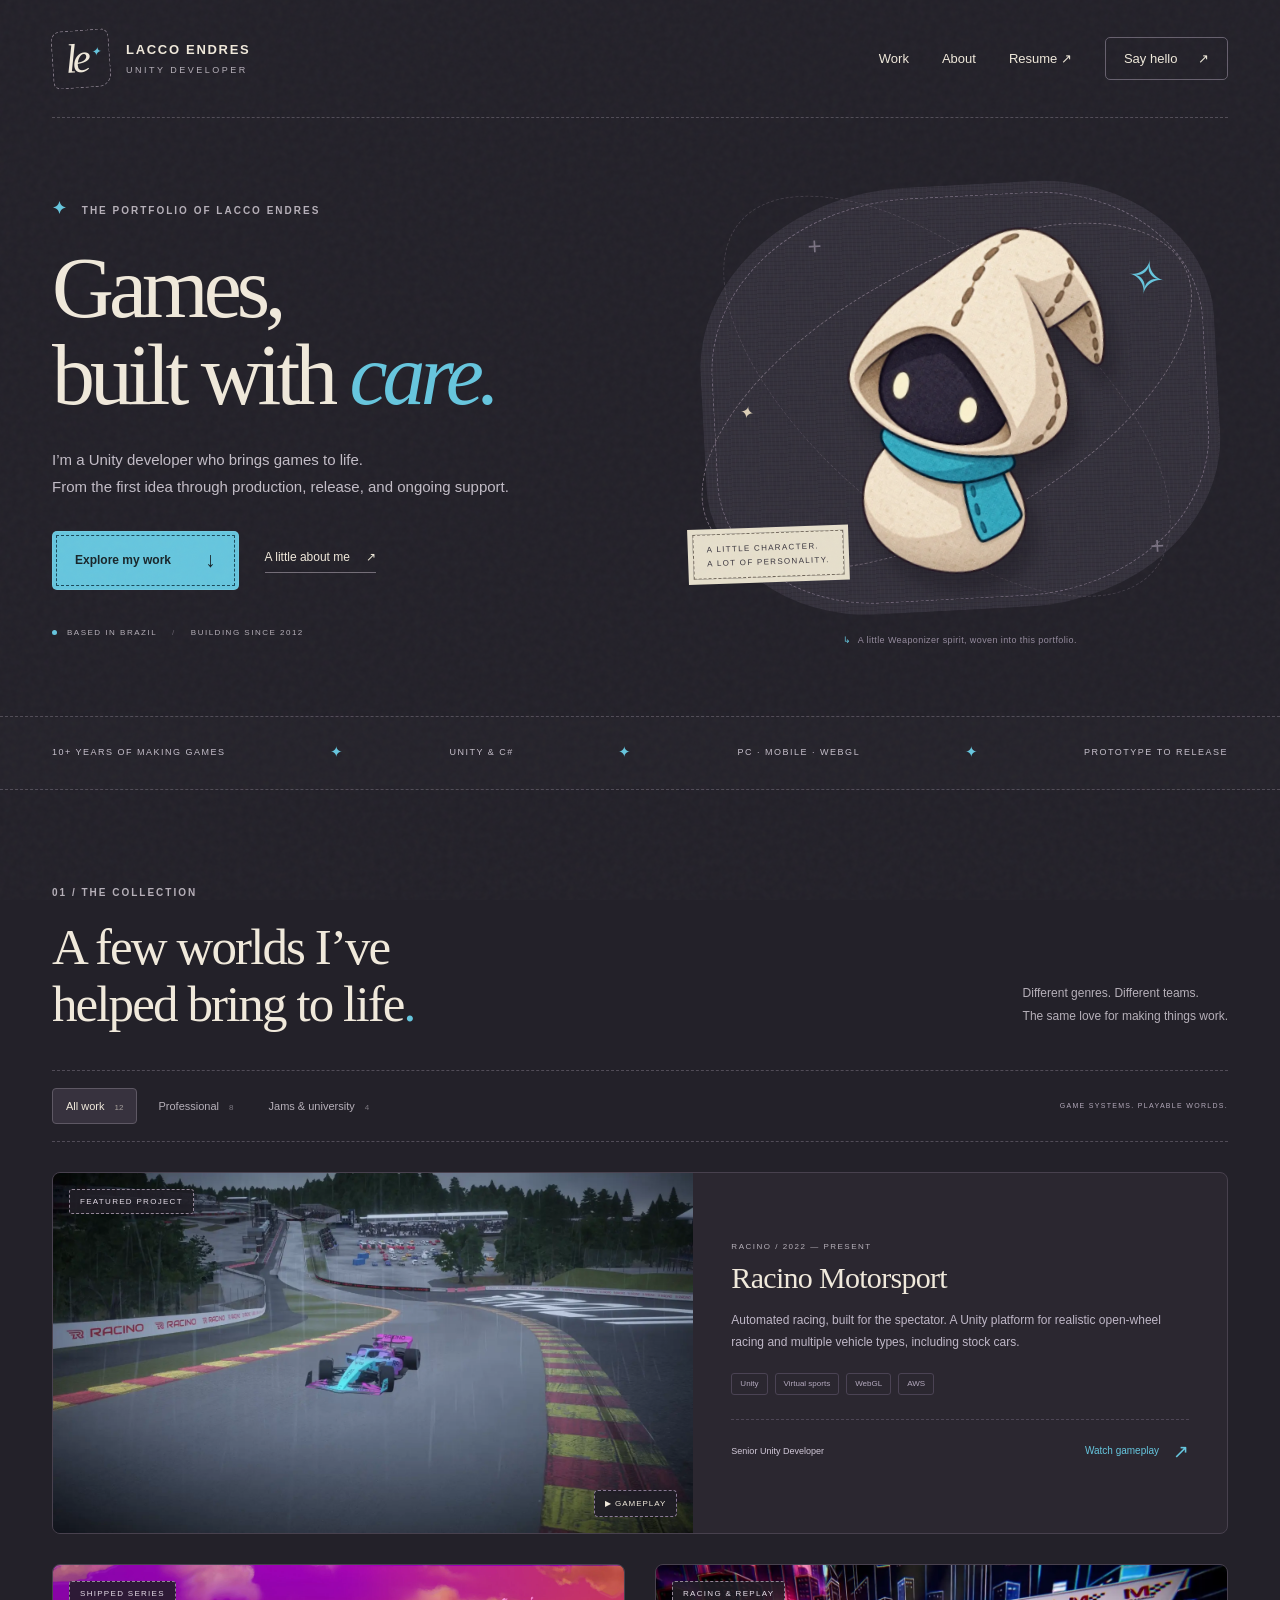
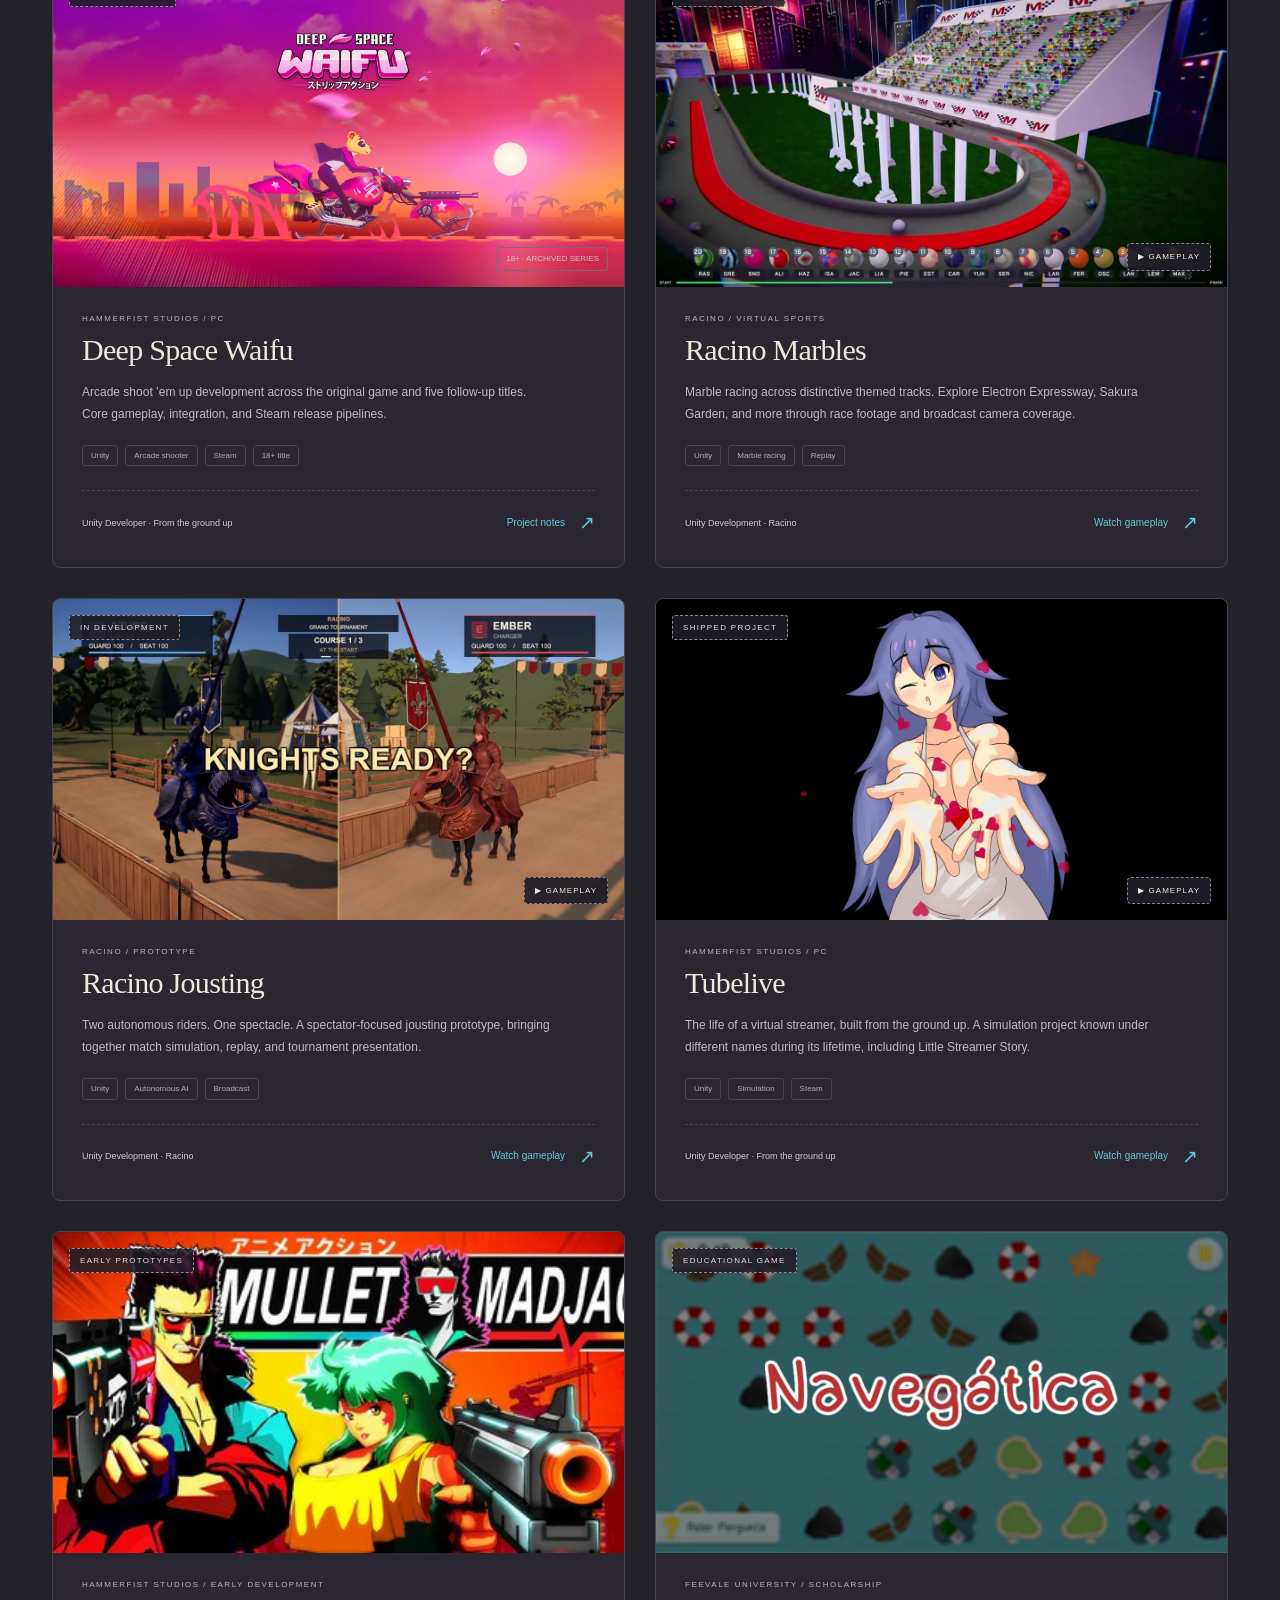
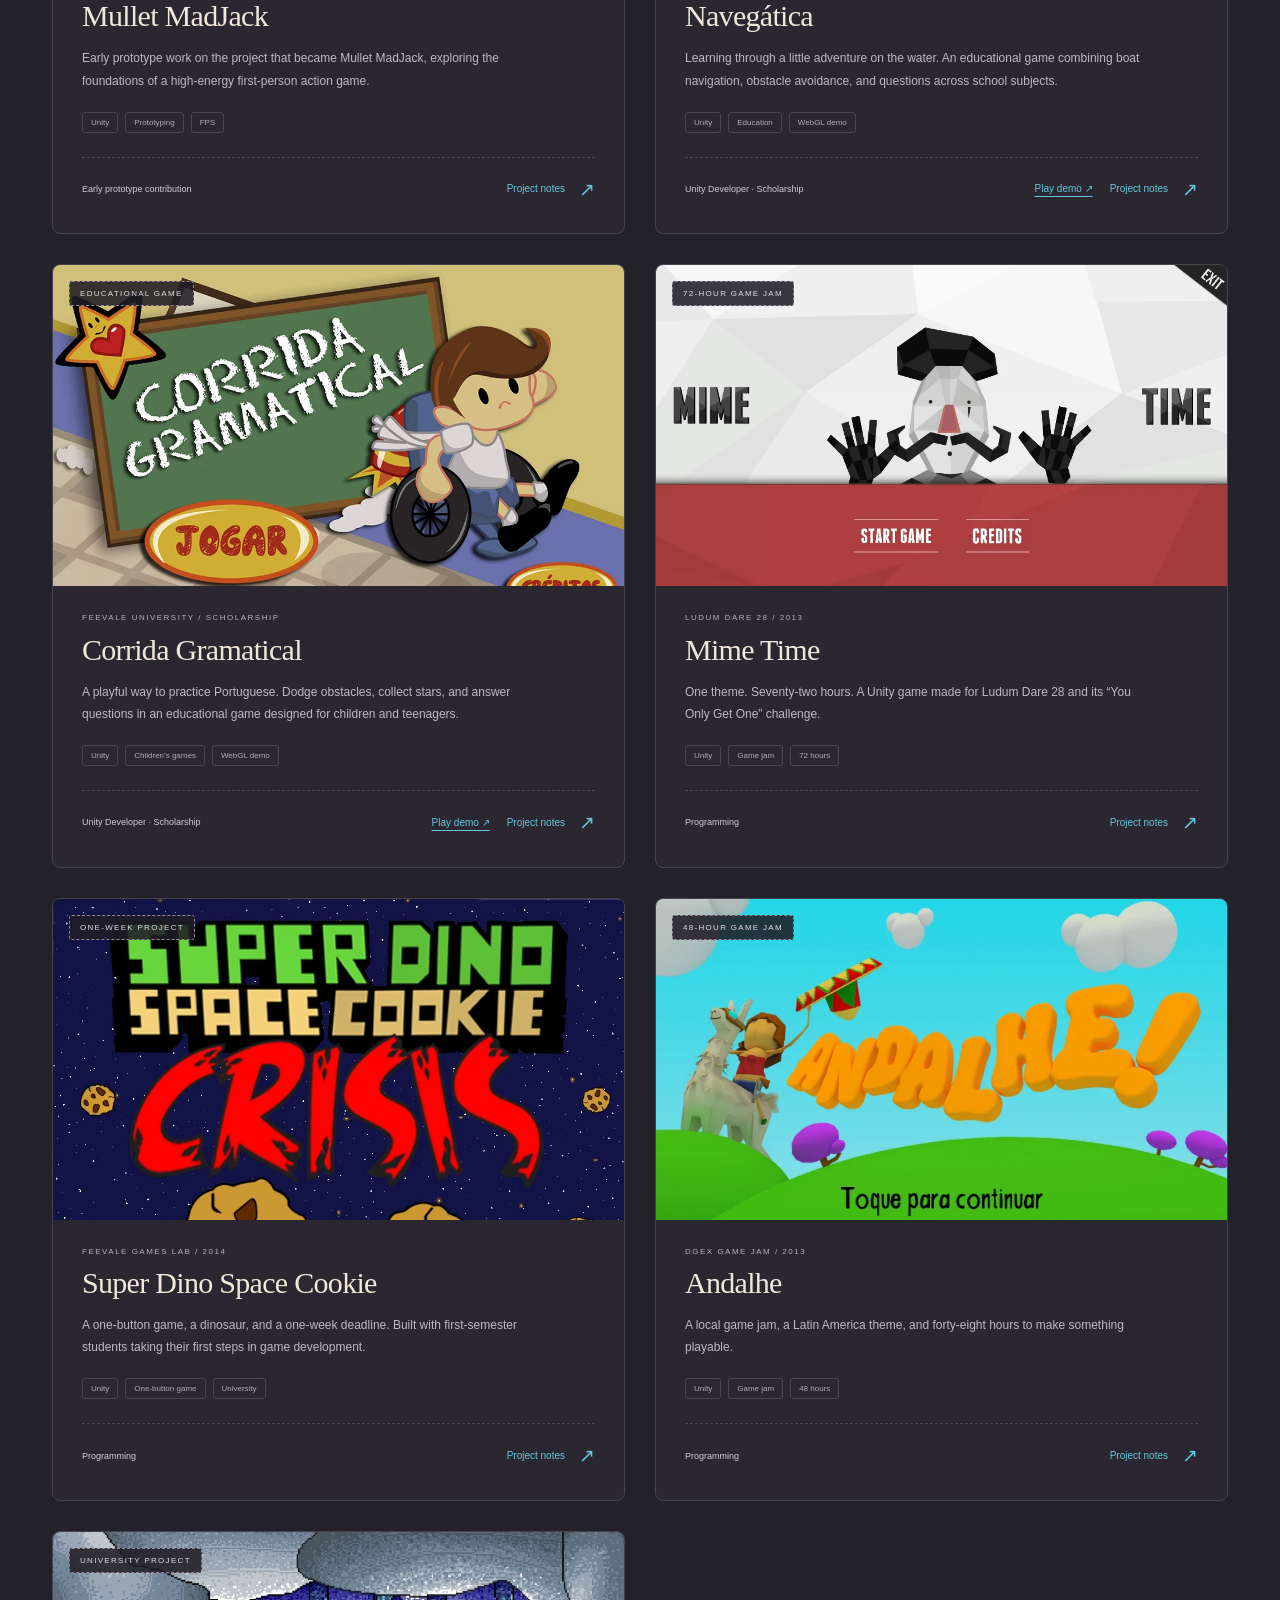
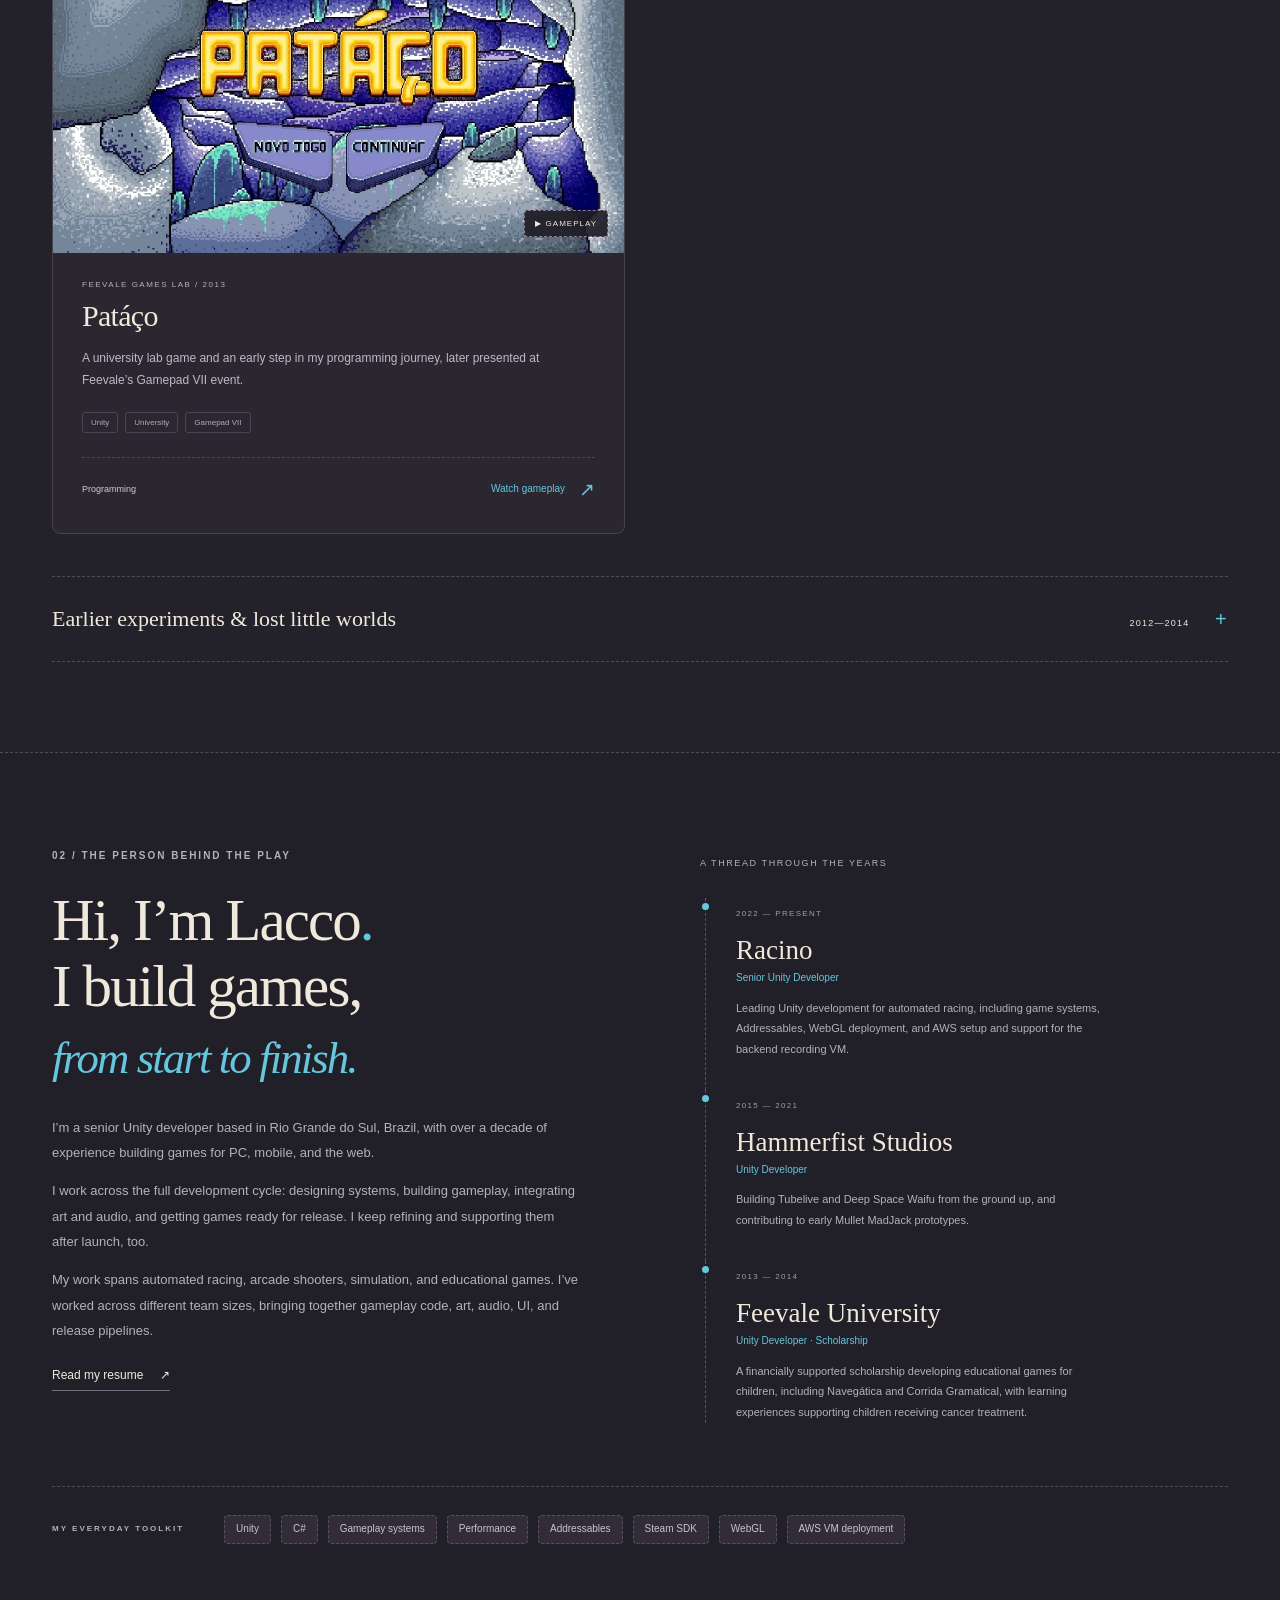
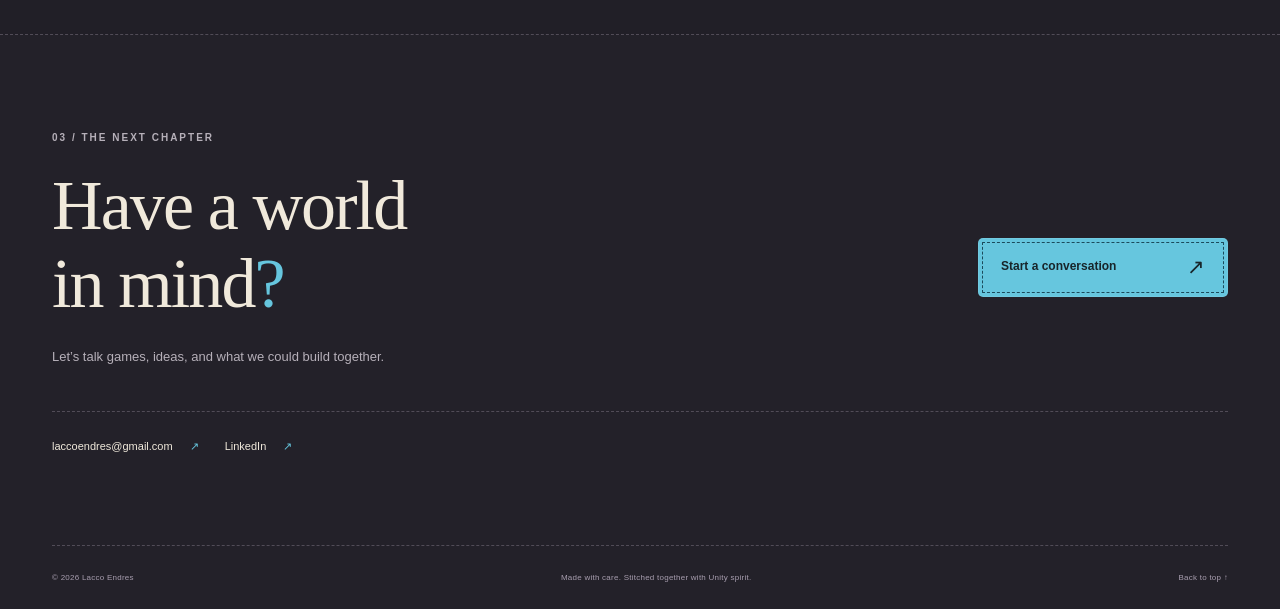
<file: site/index.html>
<!doctype html>
<html lang="en">
<head>
  <meta charset="utf-8"><meta name="viewport" content="width=device-width, initial-scale=1">
  <meta name="theme-color" content="#232129">
  <title>Lacco Endres — Unity Developer & Game Maker</title>
  <meta name="description" content="Lacco Endres is a senior Unity developer in Brazil. Explore a decade of work across virtual racing, arcade games, educational games, and experimental prototypes.">
  <meta property="og:title" content="Lacco Endres — Games, built with care.">
  <meta property="og:description" content="Senior Unity developer. A collection of shipped games, virtual sports, and small experiments.">
  <meta property="og:type" content="website">
  <link rel="icon" type="image/svg+xml" href="assets/favicon.svg">
  <link rel="stylesheet" href="styles.css">
  <script src="projects.js" defer></script><script src="app.js" defer></script>
</head>
<body>
  <a class="skip" href="#main">Skip to content</a>
  <div class="grain" aria-hidden="true"></div>
  <header class="header wrap">
    <a class="brand" href="#" aria-label="Lacco Endres, home"><span class="monogram">le<span>✦</span></span><span>LACCO ENDRES<small>UNITY DEVELOPER</small></span></a>
    <nav aria-label="Main navigation"><a href="#work">Work</a><a href="#about">About</a><a href="resume.html">Resume <span aria-hidden="true">↗</span></a><a class="nav-contact" href="#contact">Say hello <span aria-hidden="true">↗</span></a></nav>
  </header>
  <main id="main">
    <section class="hero wrap" aria-labelledby="hero-title">
      <div class="hero-copy">
        <p class="eyebrow"><span class="small-star" aria-hidden="true">✦</span> THE PORTFOLIO OF LACCO ENDRES</p>
        <h1 id="hero-title">Games,<br>built with <em>care.</em></h1>
        <p class="hero-description">I’m a Unity developer who brings games to life.<br class="desktop-break"> From the first idea through production, release, and ongoing support.</p>
        <div class="hero-actions"><a class="button button-blue" href="#work">Explore my work <span aria-hidden="true">↓</span></a><a class="text-link" href="#about">A little about me <span aria-hidden="true">↗</span></a></div>
        <div class="hero-location"><span class="status-dot" aria-hidden="true"></span> BASED IN BRAZIL <span class="separator">/</span> BUILDING SINCE 2012</div>
      </div>
      <figure class="hero-art">
        <div class="fabric-patch"><span class="patch-cross top" aria-hidden="true">+</span><span class="patch-cross bottom" aria-hidden="true">+</span><span class="orbit orbit-one" aria-hidden="true"></span><span class="orbit orbit-two" aria-hidden="true"></span><span class="art-star" aria-hidden="true">✧</span><span class="art-star second" aria-hidden="true">✦</span><img src="assets/weaponizer-player.webp" width="769" height="900" alt="A small ivory cloth character with stitched seams and a blue scarf, from Weaponizer" fetchpriority="high"><span class="stitched-label">A LITTLE CHARACTER.<br>A LOT OF PERSONALITY.</span></div>
        <figcaption><span aria-hidden="true">↳</span> A little Weaponizer spirit, woven into this portfolio.</figcaption>
      </figure>
    </section>
    <div class="craft-strip"><div class="wrap"><span>10+ YEARS OF MAKING GAMES</span><span aria-hidden="true">✦</span><span>UNITY & C#</span><span aria-hidden="true">✦</span><span>PC · MOBILE · WEBGL</span><span aria-hidden="true">✦</span><span>PROTOTYPE TO RELEASE</span></div></div>
    <section class="work wrap section" id="work" aria-labelledby="work-title">
      <div class="section-heading"><div><p class="eyebrow">01 / THE COLLECTION</p><h2 id="work-title">A few worlds I’ve<br>helped bring to life<span class="blue">.</span></h2></div><p>Different genres. Different teams.<br>The same love for making things work.</p></div>
      <div class="filter-row"><div class="filters" role="group" aria-label="Filter projects"><button type="button" class="filter active" data-filter="all" aria-pressed="true">All work <span>12</span></button><button type="button" class="filter" data-filter="professional" aria-pressed="false">Professional <span>8</span></button><button type="button" class="filter" data-filter="early" aria-pressed="false">Jams & university <span>4</span></button></div><span class="collection-note">GAME SYSTEMS. PLAYABLE WORLDS.</span></div>
      <div class="project-grid" id="project-grid"></div><p id="filter-status" class="sr-only" aria-live="polite"></p>
      <noscript><p>JavaScript displays the project collection. You can also explore my work on <a href="https://racino.io/">Racino</a> and my <a href="resume.html">resume</a>.</p></noscript>
      <details class="archive"><summary>Earlier experiments & lost little worlds <span>2012—2014 <span aria-hidden="true">+</span></span></summary><p>A few more games from my university years. Some survive as names and memories rather than screenshots.</p><div class="archive-list"><span>Connect <small>Ludum Dare 30 · 72 hours · 2014</small></span><span>Energy Race <small>Red Bull jam · 7 days · 2013</small></span><span>Francis Comida <small>Feevale lab · 2014</small></span><span>Perdido na Loucura <small>Feevale lab · 2014</small></span><span>Space Mercenary <small>Feevale lab · 2014</small></span><span>Caça Sinais <small>Libras course project · 2014</small></span><span>Heat Up Puck <small>Presented at Gamepad VI · 2013</small></span><span>Imagination of Childrens <small>Presented at Gamepad V · 2012</small></span></div></details>
    </section>
    <section class="about section" id="about" aria-labelledby="about-title"><div class="wrap about-layout"><div class="about-intro"><p class="eyebrow">02 / THE PERSON BEHIND THE PLAY</p><h2 id="about-title">Hi, I’m Lacco<span class="blue">.</span><br>I build games,<br><em>from start to finish.</em></h2><p>I’m a senior Unity developer based in Rio Grande do Sul, Brazil, with over a decade of experience building games for PC, mobile, and the web.</p><p>I work across the full development cycle: designing systems, building gameplay, integrating art and audio, and getting games ready for release. I keep refining and supporting them after launch, too.</p><p>My work spans automated racing, arcade shooters, simulation, and educational games. I’ve worked across different team sizes, bringing together gameplay code, art, audio, UI, and release pipelines.</p><a class="text-link" href="resume.html">Read my resume <span aria-hidden="true">↗</span></a></div><div class="career"><h3>A THREAD THROUGH THE YEARS</h3><article><span class="career-date">2022 — PRESENT</span><h4>Racino</h4><p class="career-role">Senior Unity Developer</p><p>Leading Unity development for automated racing, including game systems, Addressables, WebGL deployment, and AWS setup and support for the backend recording VM.</p></article><article><span class="career-date">2015 — 2021</span><h4>Hammerfist Studios</h4><p class="career-role">Unity Developer</p><p>Building Tubelive and Deep Space Waifu from the ground up, and contributing to early Mullet MadJack prototypes.</p></article><article><span class="career-date">2013 — 2014</span><h4>Feevale University</h4><p class="career-role">Unity Developer · Scholarship</p><p>A financially supported scholarship developing educational games for children, including Navegática and Corrida Gramatical, with learning experiences supporting children receiving cancer treatment.</p></article></div></div><div class="wrap tools-row"><span class="eyebrow">MY EVERYDAY TOOLKIT</span><div><span>Unity</span><span>C#</span><span>Gameplay systems</span><span>Performance</span><span>Addressables</span><span>Steam SDK</span><span>WebGL</span><span>AWS VM deployment</span></div></div></section>
    <section class="contact section wrap" id="contact" aria-labelledby="contact-title"><p class="eyebrow">03 / THE NEXT CHAPTER</p><div class="contact-layout"><div><h2 id="contact-title">Have a world<br>in mind<span class="blue">?</span></h2><p>Let’s talk games, ideas, and what we could build together.</p></div><a class="button button-blue contact-button" href="mailto:laccoendres@gmail.com">Start a conversation <span aria-hidden="true">↗</span></a></div><div class="contact-links"><a href="mailto:laccoendres@gmail.com">laccoendres@gmail.com <span aria-hidden="true">↗</span></a><a href="https://www.linkedin.com/in/laccoendres/" target="_blank" rel="noopener noreferrer">LinkedIn <span aria-hidden="true">↗</span></a></div></section>
  </main>
  <footer class="wrap footer"><span>© <span id="year">2026</span> Lacco Endres</span><span>Made with care. Stitched together with Unity spirit.</span><a href="#">Back to top ↑</a></footer>
  <dialog id="project-dialog" aria-labelledby="dialog-title"><div class="dialog-top"><span class="eyebrow">PROJECT NOTES</span><button class="dialog-close" type="button" aria-label="Close project details">Close <span aria-hidden="true">×</span></button></div><div id="dialog-content"></div></dialog>
  <dialog id="image-viewer" aria-label="Full-screen image" aria-describedby="image-viewer-caption">
    <button class="image-viewer-close" type="button" aria-label="Close full-screen image">Close ×</button>
    <button class="image-viewer-dismiss" type="button" aria-label="Return to project"><img alt=""></button>
    <p id="image-viewer-caption"></p>
  </dialog>
</body></html>
</file>
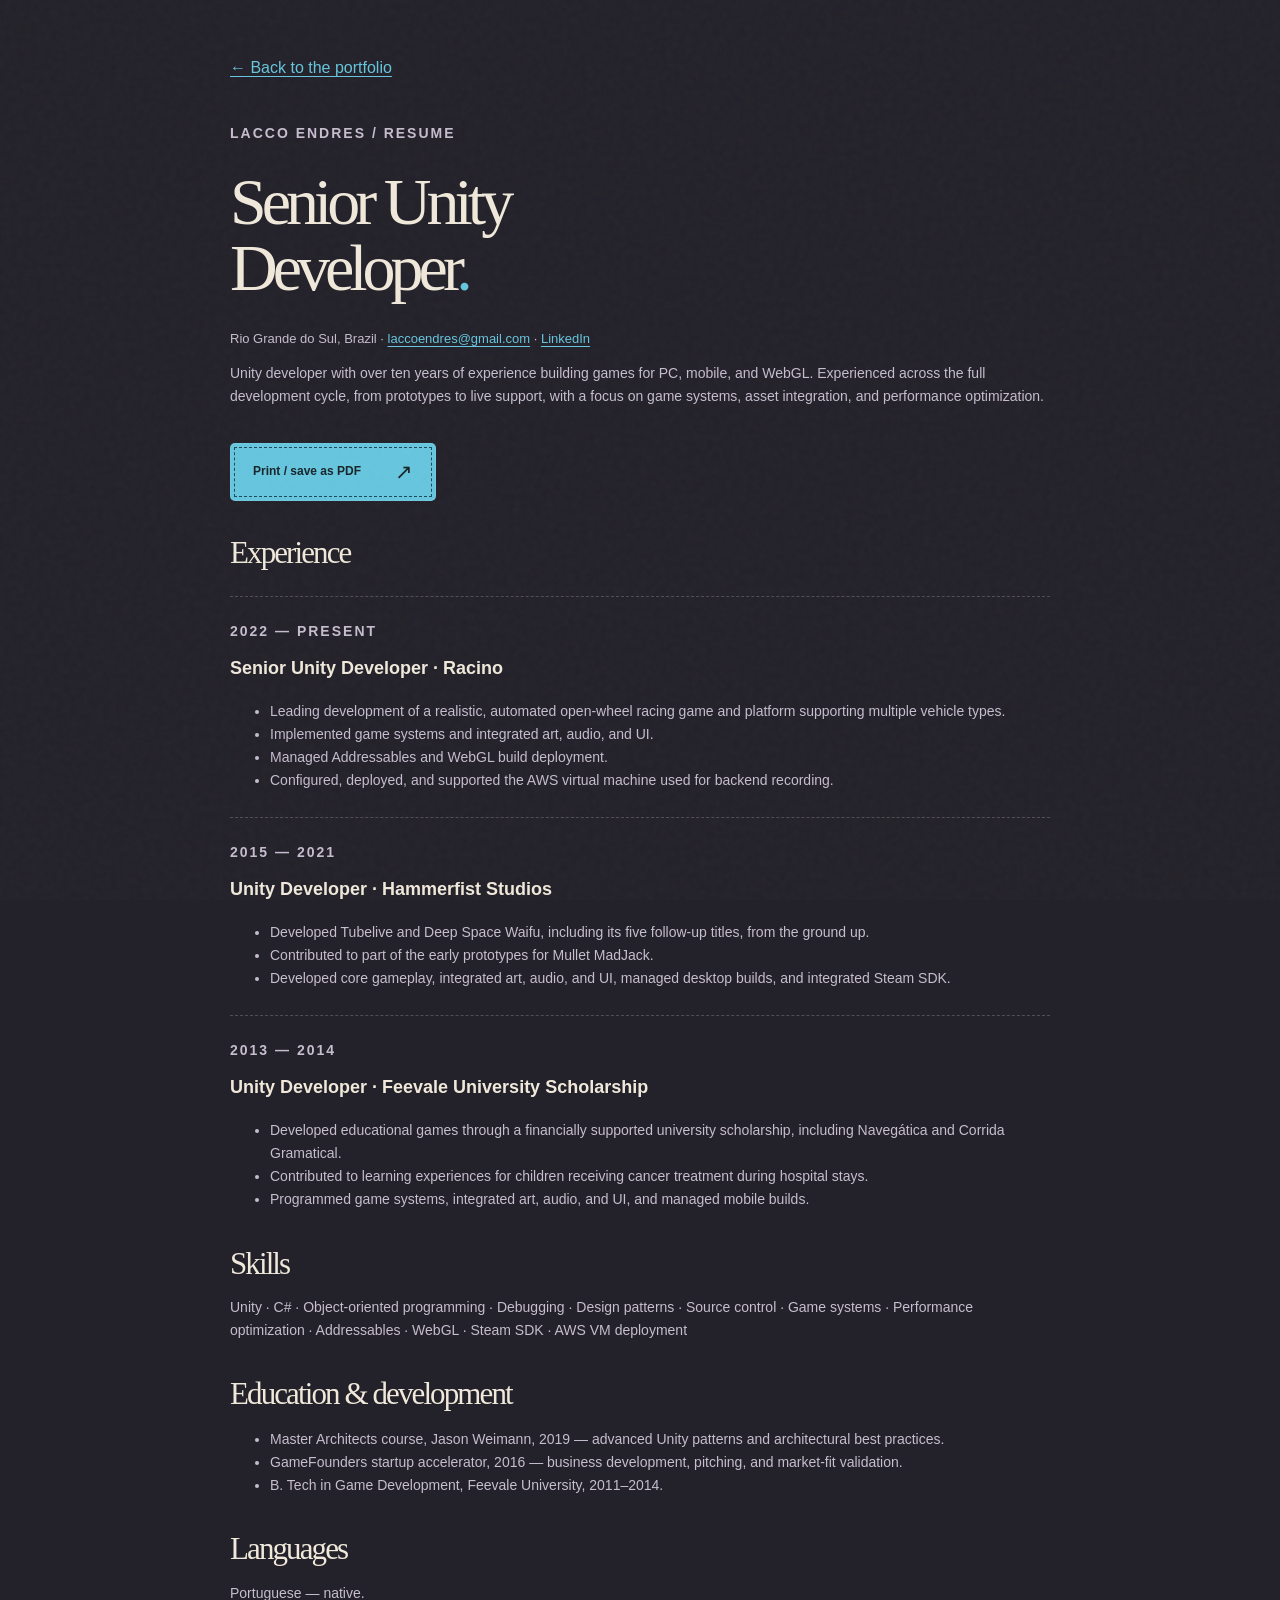
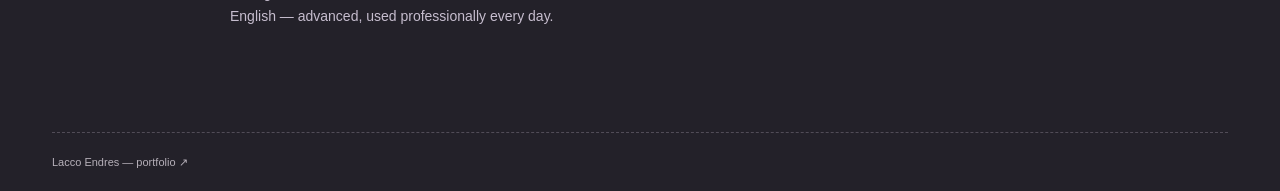
<file: site/resume.html>
<!doctype html><html lang="en"><head><meta charset="utf-8"><meta name="viewport" content="width=device-width, initial-scale=1"><title>Resume — Lacco Endres</title><meta name="description" content="Lacco Endres — Senior Unity developer with over ten years of experience across PC, mobile, and WebGL."><link rel="icon" href="assets/favicon.svg"><link rel="stylesheet" href="styles.css"></head><body><div class="grain" aria-hidden="true"></div><main class="wrap prose"><a class="back-link" href="index.html">← Back to the portfolio</a><p class="eyebrow" style="margin-top:40px">LACCO ENDRES / RESUME</p><h1>Senior Unity<br>Developer<span class="blue">.</span></h1><p class="resume-contact">Rio Grande do Sul, Brazil · <a href="mailto:laccoendres@gmail.com">laccoendres@gmail.com</a> · <a href="https://www.linkedin.com/in/laccoendres/">LinkedIn</a></p><p>Unity developer with over ten years of experience building games for PC, mobile, and WebGL. Experienced across the full development cycle, from prototypes to live support, with a focus on game systems, asset integration, and performance optimization.</p><button class="button button-blue print-button" type="button" onclick="window.print()">Print / save as PDF <span aria-hidden="true">↗</span></button><h2>Experience</h2><article class="resume-job"><p class="eyebrow">2022 — PRESENT</p><h3>Senior Unity Developer · Racino</h3><ul><li>Leading development of a realistic, automated open-wheel racing game and platform supporting multiple vehicle types.</li><li>Implemented game systems and integrated art, audio, and UI.</li><li>Managed Addressables and WebGL build deployment.</li><li>Configured, deployed, and supported the AWS virtual machine used for backend recording.</li></ul></article><article class="resume-job"><p class="eyebrow">2015 — 2021</p><h3>Unity Developer · Hammerfist Studios</h3><ul><li>Developed Tubelive and Deep Space Waifu, including its five follow-up titles, from the ground up.</li><li>Contributed to part of the early prototypes for Mullet MadJack.</li><li>Developed core gameplay, integrated art, audio, and UI, managed desktop builds, and integrated Steam SDK.</li></ul></article><article class="resume-job"><p class="eyebrow">2013 — 2014</p><h3>Unity Developer · Feevale University Scholarship</h3><ul><li>Developed educational games through a financially supported university scholarship, including Navegática and Corrida Gramatical.</li><li>Contributed to learning experiences for children receiving cancer treatment during hospital stays.</li><li>Programmed game systems, integrated art, audio, and UI, and managed mobile builds.</li></ul></article><h2>Skills</h2><p>Unity · C# · Object-oriented programming · Debugging · Design patterns · Source control · Game systems · Performance optimization · Addressables · WebGL · Steam SDK · AWS VM deployment</p><h2>Education & development</h2><ul><li>Master Architects course, Jason Weimann, 2019 — advanced Unity patterns and architectural best practices.</li><li>GameFounders startup accelerator, 2016 — business development, pitching, and market-fit validation.</li><li>B. Tech in Game Development, Feevale University, 2011–2014.</li></ul><h2>Languages</h2><p>Portuguese — native.<br>English — advanced, used professionally every day.</p></main><footer class="wrap subpage-footer"><a href="index.html">Lacco Endres — portfolio ↗</a></footer></body></html>
</file>
<file: site/styles.css>
@font-face{font-family:Portfolio;src:local('Segoe UI');font-display:swap} :root{--bg:#232129;--panel:#2d2a33;--ink:#f0e9db;--muted:#b6b0b9;--blue:#66c6de;--line:#514c57;--serif:Georgia,'Times New Roman',serif}*{box-sizing:border-box}html{scroll-behavior:smooth;scroll-padding-top:30px}body{margin:0;background:var(--bg);color:var(--ink);font-family:Portfolio,'Segoe UI',Arial,sans-serif;font-size:16px;line-height:1.65}body:has(dialog[open]){overflow:hidden}a{color:inherit;text-decoration:none}button{font:inherit}button,a{-webkit-tap-highlight-color:transparent}button{cursor:pointer}img{display:block;max-width:100%}a:focus-visible,button:focus-visible,summary:focus-visible{outline:3px solid var(--blue);outline-offset:6px}button:disabled{cursor:default}.wrap{width:min(1240px,calc(100% - 104px));margin-inline:auto}.grain{position:fixed;inset:0;pointer-events:none;z-index:9;opacity:.04;background-image:url("data:image/svg+xml,%3Csvg viewBox='0 0 160 160' xmlns='http://www.w3.org/2000/svg'%3E%3Cfilter id='n'%3E%3CfeTurbulence type='fractalNoise' baseFrequency='.85' numOctaves='3' stitchTiles='stitch'/%3E%3C/filter%3E%3Cpath fill='%23fff' filter='url(%23n)' opacity='.8' d='M0 0h160v160H0z'/%3E%3C/svg%3E")}.header{height:118px;display:flex;justify-content:space-between;align-items:center;border-bottom:1px dashed var(--line)}.brand{display:flex;gap:16px;align-items:center;font-weight:700;letter-spacing:1.7px;font-size:13px;line-height:1.5}.brand small{display:block;font-size:9px;letter-spacing:2.5px;font-weight:500;color:var(--muted);margin-top:4px}.monogram{display:block;font-family:var(--serif);font-style:italic;letter-spacing:-4px;font-weight:400;font-size:41px;line-height:54px;width:58px;height:58px;border:1px dashed #807784;border-radius:10px 8px 13px 7px;text-align:center;transform:rotate(-4deg)}.monogram span{font-size:12px;letter-spacing:0;vertical-align:top;position:relative;top:-5px;left:4px;color:var(--blue)}nav{display:flex;gap:33px;align-items:center;font-size:13px}nav a:hover,.text-link:hover,.contact-links a:hover{color:var(--blue)}.nav-contact{border:1px solid #67606e;padding:10px 18px;border-radius:5px}.nav-contact span{margin-left:17px}.hero{display:grid;grid-template-columns:1.1fr 1fr;align-items:center;gap:50px;padding-top:67px;padding-bottom:68px}.eyebrow{font-size:10px;letter-spacing:2px;font-weight:650;line-height:1.8;color:var(--muted);margin:0 0 22px}.small-star{font-size:17px;color:var(--blue);margin-right:9px}h1,h2,h3,h4,p{margin-top:0}h1{font-family:var(--serif);font-size:clamp(66px,6.7vw,94px);line-height:1.01;letter-spacing:-5px;font-weight:400;margin-bottom:26px}h1 em,h2 em{font-weight:400;color:var(--blue)}.hero-description{color:#c3bdc7;max-width:510px;font-size:15px;line-height:1.85;margin-bottom:30px}.hero-actions{display:flex;align-items:center;gap:26px}.button{display:inline-flex;align-items:center;justify-content:space-between;gap:34px;min-height:52px;border-radius:5px;padding:12px 23px;font-size:12px;font-weight:650;border:0;box-shadow:inset 0 0 0 1px #ffffff12;transition:transform .18s,background .18s}.button:hover{transform:translateY(-3px)}.button-blue{background:var(--blue);color:#18252a;outline:1px dashed #1b4a5b;outline-offset:-5px}.button-blue:hover{background:#8bd8e9}.button span{font-size:21px;font-weight:400}.text-link{font-size:12px;border-bottom:1px solid #736d77;padding-bottom:4px}.text-link span{margin-left:13px}.hero-location{font-size:8px;letter-spacing:1.5px;margin-top:36px;color:var(--muted);display:flex;gap:10px;align-items:center}.status-dot{height:5px;width:5px;background:var(--blue);border-radius:50%;display:inline-block}.separator{color:#655e6c;margin:0 5px}.hero-art{margin:0;position:relative;padding:0 10px}.fabric-patch{height:425px;position:relative;border-radius:42% 34% 39% 32%;background-color:#33303b;background-image:repeating-linear-gradient(91deg,transparent 0 3px,#ffffff05 3px 4px),repeating-linear-gradient(1deg,transparent 0 3px,#00000015 3px 4px);transform:rotate(-3deg);isolation:isolate}.fabric-patch:before{content:'';position:absolute;inset:11px;border:1px dashed #6f6576;border-radius:inherit;z-index:-1}.fabric-patch>img{height:395px;width:340px;object-fit:contain;position:absolute;left:50%;bottom:15px;transform:translateX(-50%) rotate(10deg);filter:drop-shadow(13px 18px 9px #17131b66)}.patch-cross{position:absolute;color:#7b7383;font-size:24px}.patch-cross.top{left:22%;top:8%}.patch-cross.bottom{bottom:8%;right:12%}.orbit{border:1px dashed #716775;border-radius:50%;position:absolute;left:-5%;top:19%;width:105%;height:61%;transform:rotate(-26deg);z-index:-1}.orbit-two{transform:rotate(43deg);opacity:.4}.art-star{position:absolute;right:9%;top:15%;font-size:47px;color:var(--blue);transform:rotate(14deg)}.art-star.second{font-size:17px;left:6%;top:60%;color:#dccfb7}.stitched-label{position:absolute;bottom:10%;left:-17px;background:#e6dfcc;color:#39343d;border:1px dashed #6c6256;outline:5px solid #e6dfcc;transform:rotate(1deg);font-size:8px;letter-spacing:1.3px;line-height:1.7;padding:8px 13px;box-shadow:3px 5px 0 #0003}.hero-art figcaption{color:#958b9e;font-size:9px;text-align:center;margin-top:23px;letter-spacing:.4px}.hero-art figcaption span{color:var(--blue);margin-right:4px}.craft-strip{border-block:1px dashed var(--line);background:#ffffff02}.craft-strip .wrap{display:flex;align-items:center;justify-content:space-between;gap:18px;min-height:72px;font-size:9px;letter-spacing:1.5px;color:#c7c0cc}.craft-strip .wrap>span:nth-child(even){color:var(--blue);font-size:15px}.section{padding-top:94px;padding-bottom:90px}.section-heading{display:flex;align-items:flex-end;justify-content:space-between;margin-bottom:37px;gap:30px}.section-heading .eyebrow{margin-bottom:17px}h2{font-family:var(--serif);font-weight:400;font-size:51px;line-height:1.12;letter-spacing:-1.9px;margin-bottom:0}.blue{color:var(--blue)}.section-heading>p{color:var(--muted);font-size:12px;line-height:1.9;margin-bottom:5px}.filter-row{display:flex;align-items:center;justify-content:space-between;border-block:1px dashed var(--line);padding:17px 0;margin-bottom:30px;gap:16px}.filters{display:flex;gap:7px;flex-wrap:wrap}.filter{background:transparent;color:var(--muted);border:1px solid transparent;border-radius:4px;font-size:11px;padding:8px 13px}.filter span{font-size:8px;margin-left:7px;opacity:.6}.filter:hover{color:var(--ink)}.filter.active{border-color:#5e5864;background:#37323e;color:var(--ink)}.collection-note{font-size:7px;letter-spacing:1.3px;color:#b3a9ba}.project-grid{display:grid;grid-template-columns:1fr 1fr;gap:30px}.project{border:1px solid #48414e;border-radius:8px;background:#2b2730;overflow:hidden;transition:border-color .2s,transform .2s;position:relative}.project:hover{border-color:#86798d;transform:translateY(-3px)}.project.featured{grid-column:1/-1;display:grid;grid-template-columns:1.2fr 1fr}.project-media{aspect-ratio:16/9;overflow:hidden;position:relative;background:#37313e}.project-media>img{width:100%;height:100%;object-fit:cover;transition:transform .5s}.project:hover .project-media>img{transform:scale(1.025)}.project.featured .project-media{aspect-ratio:auto;min-height:340px}.media-label{position:absolute;top:16px;left:16px;padding:5px 10px;font-size:8px;letter-spacing:1.3px;border-radius:3px;background:#201e26df;border:1px dashed #928696;color:#e4dce7}.project-body{padding:25px 29px 28px}.project.featured .project-body{display:flex;flex-direction:column;justify-content:center;padding:33px 38px}.project-kicker{color:var(--muted);font-size:8px;letter-spacing:1.5px;margin-bottom:7px}.project h3{font-family:var(--serif);font-weight:400;letter-spacing:-.7px;font-size:30px;line-height:1.2;margin:0 0 13px}.project-description{font-size:12px;line-height:1.85;color:#bfb7c7;margin-bottom:20px;max-width:470px}.project-tags{display:flex;gap:7px;flex-wrap:wrap;margin:0 0 24px}.project-tags span{font-size:8px;color:#b4a9be;border:1px solid #4b4354;padding:3px 8px;border-radius:3px}.project-bottom{display:flex;justify-content:space-between;align-items:center;border-top:1px dashed #4d4555;padding-top:16px;gap:15px}.project-role{font-size:9px;color:#d2c9d9}.project-open{border:0;background:none;color:var(--blue);font-size:10px;padding:0;display:flex;align-items:center;gap:14px}.project-open:after{content:'↗';font-size:19px}.dsw-media{background:#252636;display:grid;place-items:center;color:#eae2ce;isolation:isolate;background-image:radial-gradient(circle at 12% 23%,#e9e3d47a 1px,transparent 2px),radial-gradient(circle at 68% 66%,#e9e3d450 1px,transparent 2px),radial-gradient(circle at 88% 20%,#e9e3d4aa 1px,transparent 2px);background-size:99px 103px,133px 121px,181px 157px}.dsw-media:before{content:'';position:absolute;width:175px;height:175px;border-radius:50%;border:1px dashed #77718b;transform:rotate(-20deg) scaleX(1.8);z-index:-1}.dsw-title{font-family:var(--serif);font-style:italic;font-size:clamp(26px,3.6vw,47px);line-height:1;text-align:center;transform:rotate(-5deg);text-shadow:3px 4px #12121b}.dsw-title small{display:block;font:9px Portfolio,'Segoe UI',sans-serif;letter-spacing:5px;margin-top:16px;color:#aaa1b7}.mature-tag{position:absolute;bottom:16px;right:16px;font-size:8px;border:1px solid #756b80;border-radius:3px;padding:4px 8px;color:#c8c0d0}.archive{margin-top:42px;border-block:1px dashed var(--line);padding:24px 0;color:var(--muted)}.archive summary{cursor:pointer;list-style:none;display:flex;justify-content:space-between;gap:18px;font-family:var(--serif);font-size:22px;color:var(--ink)}.archive summary::-webkit-details-marker{display:none}.archive summary>span{font:9px Portfolio,'Segoe UI',sans-serif;letter-spacing:1.2px;align-self:center}.archive summary>span span{margin-left:22px;font-size:20px;color:var(--blue)}.archive>p{font-size:12px;margin-top:24px}.archive-list{display:grid;grid-template-columns:repeat(4,1fr);gap:22px;padding:12px 0}.archive-list>span{font-size:12px;color:var(--ink)}.archive-list small{display:block;font-size:9px;color:var(--muted);margin-top:4px}.archive .archive-note{font-size:11px}.archive a{text-decoration:underline;text-underline-offset:3px}.about{border-block:1px dashed var(--line);background:#1c1a2133}.about-layout{display:grid;grid-template-columns:1fr 1fr;gap:120px}.about-intro h2{font-size:59px;margin-bottom:29px}.about-intro>p:not(.eyebrow){font-size:13px;line-height:1.95;color:var(--muted)}.about-intro>.text-link{display:inline-block;margin-top:10px}.career{padding-top:9px}.career>h3{font-size:9px;letter-spacing:1.6px;color:var(--muted);font-weight:500;margin-bottom:27px}.career article{position:relative;margin-left:5px;padding-left:30px;padding-bottom:30px;border-left:1px dashed #5b515f}.career article:before{content:'';position:absolute;top:5px;left:-4px;width:7px;height:7px;border-radius:50%;background:var(--blue)}.career article:last-child{padding-bottom:0}.career-date{font-size:8px;letter-spacing:1.3px;color:#a59aad}.career h4{font-family:var(--serif);font-weight:400;font-size:27px;line-height:1.2;margin:9px 0 4px}.career .career-role{color:var(--blue);font-size:10px;margin-bottom:11px}.career article>p:last-child{font-size:11px;line-height:1.9;color:var(--muted);max-width:370px;margin:0}.tools-row{margin-top:63px;border-top:1px dashed var(--line);padding-top:28px;display:flex;gap:40px;align-items:center}.tools-row>.eyebrow{font-size:8px;margin:0;white-space:nowrap}.tools-row>div{display:flex;flex-wrap:wrap;gap:10px}.tools-row>div>span{font-size:10px;padding:5px 11px;background:#312c38;border:1px dashed #5a4f64;border-radius:4px;color:#cbc2d2}.contact .eyebrow{margin-bottom:20px}.contact-layout{display:flex;justify-content:space-between;align-items:center;gap:30px}.contact h2{font-size:70px}.contact-layout p{color:var(--muted);font-size:13px;margin:23px 0 0}.contact-button{min-width:250px}.contact-links{display:flex;gap:35px;border-top:1px dashed var(--line);padding-top:25px;margin-top:43px;font-size:11px}.contact-links a:first-child{margin-right:0}.contact-links a span{margin-left:14px;color:var(--blue)}.footer{border-top:1px dashed var(--line);padding-block:25px;display:flex;justify-content:space-between;gap:20px;color:#a89eaf;font-size:8px;letter-spacing:.25px}.footer a:hover{color:var(--blue)}dialog{width:min(800px,calc(100% - 32px));max-height:88vh;border:1px solid #72647f;background:#29242f;color:var(--ink);border-radius:10px;padding:30px;box-shadow:0 35px 100px #0008}dialog::backdrop{background:#121016d9;backdrop-filter:blur(7px)}.dialog-top{display:flex;align-items:center;justify-content:space-between;margin-bottom:22px}.dialog-top .eyebrow{margin:0;font-size:9px}.dialog-close{border:1px solid #64586e;background:transparent;color:var(--ink);border-radius:4px;font-size:11px;padding:6px 12px}.dialog-close span{font-size:19px;margin-left:18px}dialog h2{font-size:43px;margin:9px 0 22px}dialog h3{font-size:11px;letter-spacing:1px;text-transform:uppercase;margin:27px 0 10px;color:var(--blue)}dialog p,dialog li{font-size:13px;color:#c5bacd;line-height:1.9}dialog ul{padding-left:20px}dialog .detail-image{width:100%;max-height:350px;object-fit:cover;border-radius:5px;margin-bottom:25px}dialog .detail-links{display:flex;gap:12px;flex-wrap:wrap;margin-top:27px}dialog .detail-links a{font-size:11px;padding:8px 13px;border:1px dashed #74617f;border-radius:4px}dialog .detail-links a:hover{color:var(--blue)}.review-note{background:#35303d;border-left:2px solid var(--blue);padding:14px 18px}.review-note strong{color:var(--ink)}.review-note a{text-decoration:underline}.expansion-list{display:grid;grid-template-columns:1fr 1fr;gap:8px;list-style:none;padding:0}dialog .expansion-list a{color:#d7cde0;text-decoration:underline;text-underline-offset:3px}.skip{position:fixed;left:20px;top:-100px;background:var(--blue);color:#18252a;padding:10px 20px;z-index:100}.skip:focus{top:15px}.sr-only{position:absolute;width:1px;height:1px;padding:0;margin:-1px;overflow:hidden;clip:rect(0,0,0,0);white-space:nowrap;border:0}[hidden]{display:none!important}.prose{max-width:820px;padding-block:55px 90px}.prose h1{font-size:66px;margin-top:20px}.prose h2{font-size:31px;margin:35px 0 15px}.prose h3{font-size:18px;margin-bottom:8px}.prose p,.prose li{font-size:14px;color:#c6bdce}.prose a{color:var(--blue);text-decoration:underline;text-underline-offset:3px}.prose .resume-contact{font-size:13px}.prose .button{color:#18252a;text-decoration:none}.prose .resume-job{border-top:1px dashed var(--line);padding-top:22px;margin-top:25px}.prose .resume-job h3{margin-bottom:4px}.prose .resume-job .eyebrow{margin-bottom:10px}.print-button{margin-top:20px}.subpage-footer{padding-block:20px;border-top:1px dashed var(--line);font-size:11px;color:var(--muted)}
.project:not(.featured) .project-media>img{object-position:center top}.review-badge{position:absolute;bottom:15px;left:20px;font-size:9px;line-height:1.5;color:#e7dded}.review-badge strong{font-size:20px;color:var(--blue)}.review-badge small{font-size:6px;letter-spacing:1px;color:var(--muted)}
.video-badge{position:absolute;right:16px;bottom:16px;background:#201e26ed;border:1px dashed #8b7b96;color:var(--ink);font-size:8px;letter-spacing:1px;border-radius:4px;padding:6px 10px}.project-actions{display:flex;gap:17px;align-items:center;flex-wrap:wrap;justify-content:flex-end}.project-bottom{flex-wrap:wrap}.play-demo{font-size:10px;color:var(--blue);text-decoration:underline;text-underline-offset:4px}.project-videos{margin-bottom:28px}.project-videos>h3{margin-top:0}.gameplay-video{margin:0 0 25px}.video-frame{position:relative;background:#17141b;aspect-ratio:16/9;border:1px solid #54485e;border-radius:6px;overflow:hidden}.video-frame.portrait{aspect-ratio:4/5;max-width:360px;margin-inline:auto}.video-frame video,.video-frame iframe{position:absolute;inset:0;width:100%;height:100%;border:0;object-fit:contain}.gameplay-video figcaption{font-size:11px;line-height:1.7;color:var(--muted);margin-top:12px}.gameplay-video figcaption strong,.gameplay-video figcaption span{display:block}.gameplay-video figcaption strong{color:var(--ink);font-weight:600;margin-bottom:2px}.gameplay-video figcaption a{display:inline-block;font-size:10px;color:var(--blue);margin-top:6px;text-decoration:underline;text-underline-offset:3px}.demo-button{margin-bottom:22px}.project-gallery>div{display:grid;grid-template-columns:1fr 1fr;gap:13px}.project-gallery img{width:100%;height:auto;border-radius:5px}.project-gallery{margin:25px 0}.video-frame video:focus-visible{outline:3px solid var(--blue);outline-offset:-4px}@media(max-width:500px){.project-gallery>div{grid-template-columns:1fr}.project-actions{gap:14px}.video-badge{font-size:7px;padding:5px 8px}.gameplay-video figcaption{font-size:10px}}
.detail-links:empty{display:none}
.video-choices{display:grid;grid-template-columns:repeat(3,minmax(0,1fr));gap:12px}.video-choice{min-width:0;padding:5px;text-align:left;color:var(--muted);background:#211d27;border:1px solid #51465d;border-radius:5px;transition:border-color .18s,color .18s}.video-choice img{width:100%;height:auto;aspect-ratio:16/9;object-fit:cover;object-position:center;border-radius:3px;background:#18151c}.video-choice span{display:block;padding:7px 5px 4px;font-size:10px;line-height:1.5}.video-choice:hover{border-color:#8e7c9e;color:var(--ink)}.video-choice.active{border-color:var(--blue);color:var(--blue);background:#28313a}.video-playlist .gameplay-video{margin-bottom:20px}@media(max-width:600px){.video-choices{grid-template-columns:repeat(2,minmax(0,1fr));gap:9px}.video-choice span{font-size:9px}}
@media(min-width:1500px){.hero{padding-block:85px}.fabric-patch{height:465px}.fabric-patch>img{height:435px;width:375px}}
@media(max-width:1000px){.wrap{width:calc(100% - 64px)}.hero{gap:22px}h1{font-size:74px}.fabric-patch{height:360px}.fabric-patch>img{height:345px;width:285px}.hero-actions{gap:16px}.hero-actions .text-link{font-size:10px}.button{gap:20px;padding-inline:18px}.desktop-break{display:none}.collection-note{display:none}.about-layout{gap:65px}.project.featured .project-body{padding:25px}.project.featured .project-media{min-height:300px}.craft-strip .wrap{font-size:8px;letter-spacing:.8px}.tools-row{gap:20px}.archive-list{grid-template-columns:repeat(3,1fr)}}
@media(max-width:700px){.wrap{width:calc(100% - 40px)}.header{height:88px}.brand{font-size:10px;gap:10px;letter-spacing:1px}.brand small{font-size:7px;letter-spacing:1.5px}.monogram{font-size:33px;line-height:44px;width:46px;height:46px}.monogram span{font-size:9px}nav{gap:17px;font-size:11px}nav>a:nth-child(3){display:none}.nav-contact{padding:7px 10px}.nav-contact span{display:none}.hero{grid-template-columns:1fr;padding-top:48px;padding-bottom:35px;gap:33px}.eyebrow{font-size:8px;letter-spacing:1.5px;margin-bottom:20px}h1{font-size:76px;letter-spacing:-4px}.hero-description{font-size:13px;max-width:390px;margin-bottom:25px}.hero-actions{gap:25px}.hero-actions .text-link{font-size:11px}.hero-location{font-size:7px;margin-top:27px;letter-spacing:1.2px}.hero-art{width:min(360px,100%);justify-self:center;padding:0 15px}.fabric-patch{height:315px}.fabric-patch>img{height:305px;width:255px}.stitched-label{font-size:6px;padding:6px 9px;left:-5px;bottom:12%}.hero-art figcaption{font-size:8px;margin-top:16px}.craft-strip .wrap{min-height:70px;display:grid;grid-template-columns:1fr 1fr;text-align:center;gap:6px;padding-block:12px;font-size:7px}.craft-strip .wrap>span:nth-child(even){display:none}.section{padding-block:62px}.section-heading{display:block;margin-bottom:26px}h2{font-size:39px;letter-spacing:-1.3px}.section-heading>p{font-size:11px;margin-top:18px}.filter-row{padding-block:12px;margin-bottom:22px}.filter{font-size:10px;padding:7px 9px}.filters{gap:2px}.project-grid{grid-template-columns:1fr;gap:22px}.project.featured{display:block}.project.featured .project-media{min-height:0;aspect-ratio:16/10}.project-body,.project.featured .project-body{padding:24px}.project h3{font-size:29px}.project-description{font-size:12px}.project-tags{margin-bottom:19px}.project-kicker{font-size:7px}.dsw-title{font-size:39px}.archive{margin-top:29px}.archive summary{font-size:19px;line-height:1.3}.archive summary>span{white-space:nowrap;font-size:7px}.archive summary>span span{margin-left:6px}.archive-list{grid-template-columns:1fr 1fr;gap:20px 12px}.archive-list>span{font-size:11px}.archive-list small{font-size:8px}.about-layout{grid-template-columns:1fr;gap:45px}.about-intro h2{font-size:49px}.career{padding-top:0}.tools-row{margin-top:39px;display:block}.tools-row>.eyebrow{margin-bottom:17px}.tools-row>div{gap:8px}.tools-row>div>span{font-size:9px}.contact-layout{display:block}.contact h2{font-size:59px}.contact-layout p{font-size:12px}.contact-button{margin-top:28px;min-width:235px}.contact-links{margin-top:34px;flex-wrap:wrap;gap:19px;font-size:10px}.contact-links a:first-child{width:auto;margin-right:0}.footer{flex-wrap:wrap;gap:14px;font-size:8px}.footer>span:nth-child(2){order:4;width:100%}.footer>a:last-child{margin-left:auto}dialog{padding:23px;max-height:90vh}dialog h2{font-size:34px}dialog p,dialog li{font-size:12px}.expansion-list{grid-template-columns:1fr}.prose h1{font-size:52px}.prose h2{font-size:29px}}
@media(prefers-reduced-motion:reduce){html{scroll-behavior:auto}*,*:before,*:after{animation:none!important;transition:none!important}}@media print{.grain,.print-button,.back-link,.subpage-footer{display:none!important}body{background:#fff;color:#111}.prose{width:100%;max-width:none;padding:0}.prose p,.prose li{color:#222;font-size:10pt}.prose h1{font-size:32pt;letter-spacing:-1px}.prose h2{font-size:17pt}.prose h3{font-size:13pt}.prose a{color:#111;text-decoration:none}.prose .resume-job{break-inside:avoid}.prose .eyebrow{color:#444}.prose h2{break-after:avoid}@page{margin:17mm}}

.about-intro h2 em{font-size:.76em}.contact-links{justify-content:flex-start;column-gap:26px;row-gap:12px}@media(max-width:700px){.contact-links{column-gap:20px;row-gap:10px}}

.image-open{display:block;width:100%;padding:0;border:0;background:transparent;color:inherit;cursor:zoom-in;border-radius:5px}.image-open img{width:100%;height:auto}.project-media>.image-open{height:100%}.project-media>.image-open img{height:100%;object-fit:cover}.project:not(.featured) .project-media>.image-open img{object-position:center top}.detail-image-button{margin-bottom:25px}.detail-image-button .detail-image{margin:0}.project-gallery>div:has(>.image-open:only-child){grid-template-columns:1fr}.project-media>.media-label,.project-media>.mature-tag,.project-media>.video-badge{pointer-events:none}
#image-viewer{position:fixed;inset:0;width:100vw;max-width:100vw;height:100dvh;max-height:100dvh;margin:0;padding:64px 24px 20px;border:0;border-radius:0;background:#121016f5;overflow:hidden}#image-viewer[open]{display:flex;flex-direction:column;gap:12px}#image-viewer::backdrop{background:#121016}.image-viewer-close{position:absolute;top:14px;right:22px;padding:7px 14px;border:1px solid #8c8098;border-radius:5px;background:#29232f;color:var(--ink);font-size:14px}.image-viewer-dismiss{display:flex;align-items:center;justify-content:center;flex:1;min-height:0;width:100%;padding:0;border:0;background:transparent;cursor:zoom-out}.image-viewer-dismiss img{width:100%;height:100%;max-height:100%;object-fit:contain}#image-viewer-caption{flex:none;max-width:1050px;margin:0 auto;text-align:center;color:var(--ink);font-size:12px;line-height:1.5}#image-viewer button:focus-visible{outline-offset:2px}@media(max-width:700px){#image-viewer{padding:60px 10px 15px}#image-viewer-caption{font-size:11px}.image-viewer-close{right:12px}}
</file>
